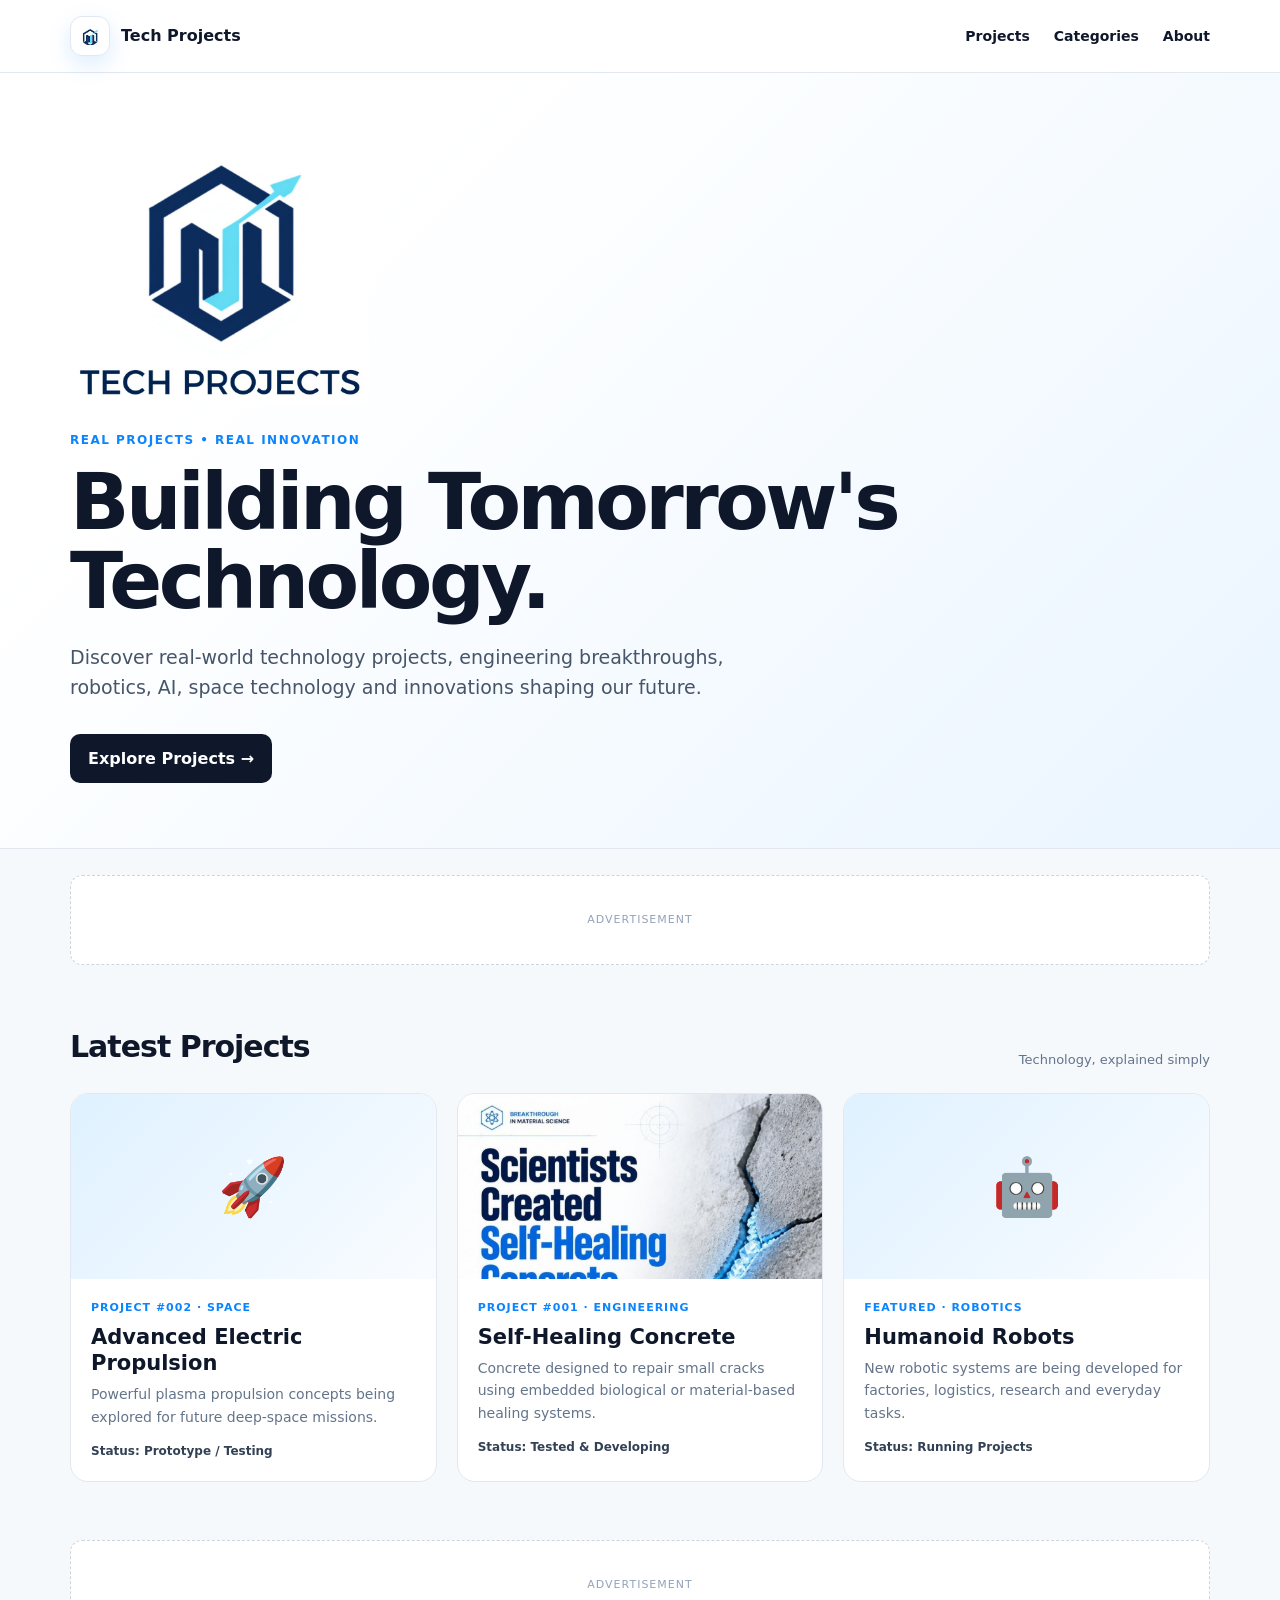
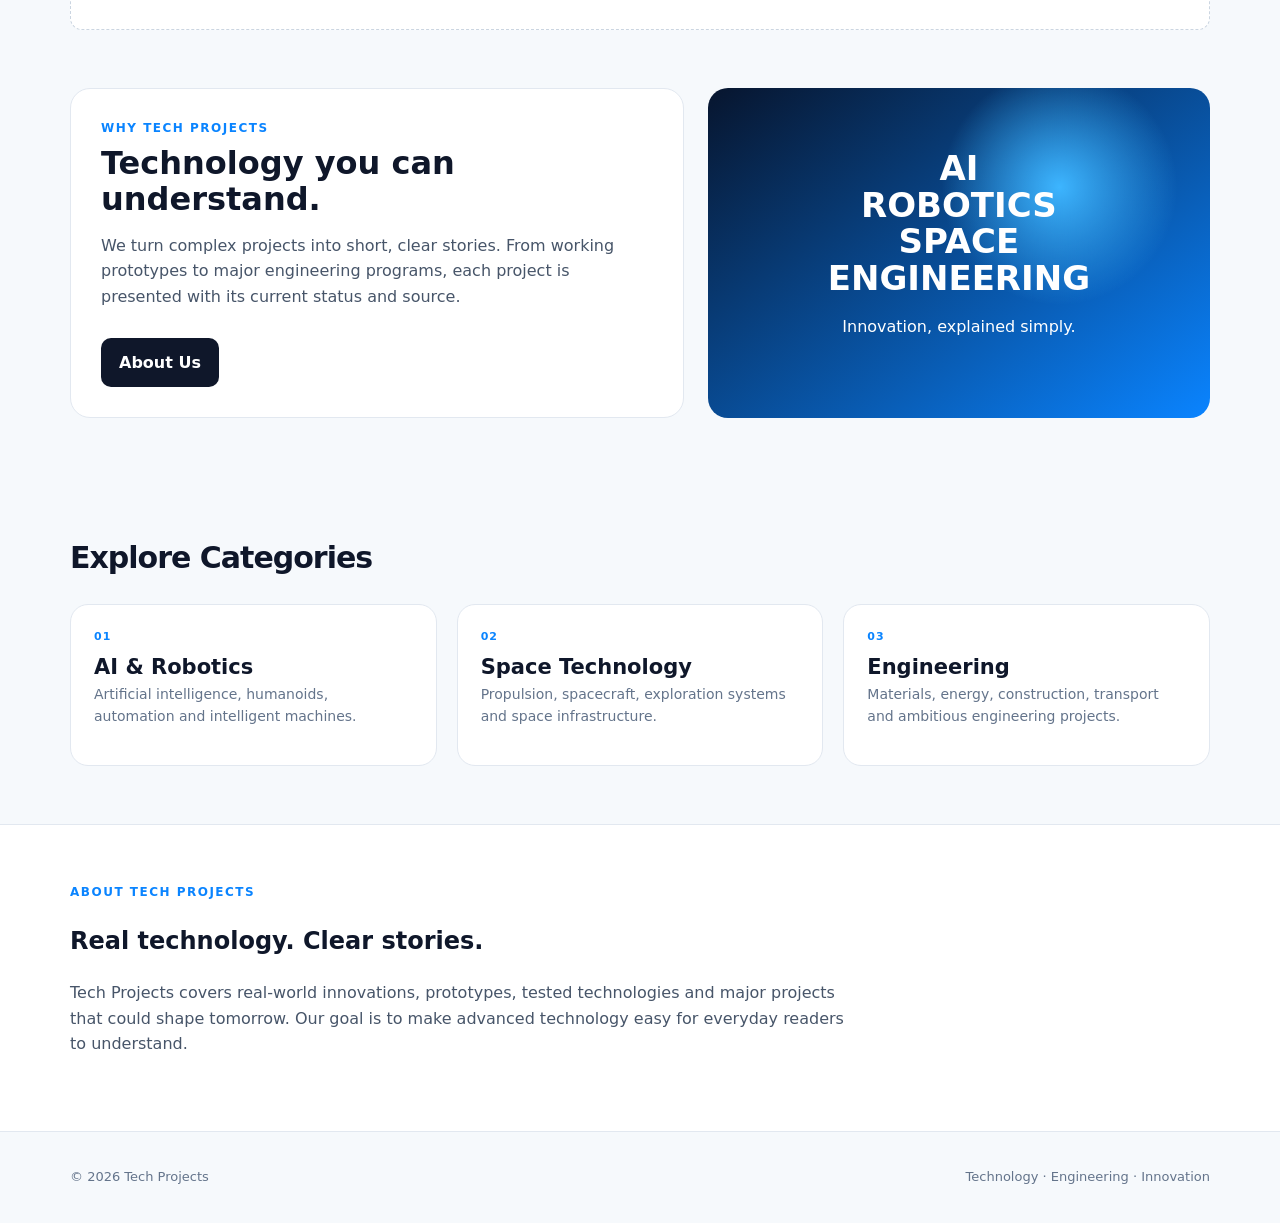
<file: index.html>
<!doctype html>
<html lang="en">
<head>
<meta charset="utf-8">
<meta name="viewport" content="width=device-width,initial-scale=1">
<meta name="description" content="Tech Projects covers real technology projects, AI, robotics, engineering, space technology and future innovations.">
<meta name="keywords" content="technology projects, AI, robotics, engineering, space technology, future technology, innovation">
<title>Tech Projects — Building Tomorrow's Technology</title>
<style>
:root{--blue:#0a84ff;--navy:#0f172a;--muted:#64748b;--bg:#f6f9fc;--line:#e2e8f0;--white:#fff}
*{box-sizing:border-box}html{scroll-behavior:smooth}body{margin:0;background:var(--bg);color:var(--navy);font-family:Inter,system-ui,-apple-system,Segoe UI,Arial,sans-serif;line-height:1.6}
a{text-decoration:none;color:inherit}.wrap{width:min(1140px,92%);margin:auto}
header{position:sticky;top:0;z-index:20;background:#ffffffed;backdrop-filter:blur(12px);border-bottom:1px solid var(--line)}
.nav{height:72px;display:flex;align-items:center;justify-content:space-between}.brand{display:flex;align-items:center;gap:11px;font-weight:850}.logo{width:40px;height:40px;border-radius:12px;display:grid;place-items:center;background:linear-gradient(135deg,#0a84ff,#55c2ff);color:#fff;font-size:13px;box-shadow:0 8px 22px #0a84ff25}.links{display:flex;gap:24px;font-size:14px;font-weight:700}.links a:hover{color:var(--blue)}
.hero{padding:82px 0 65px;background:linear-gradient(135deg,#fff 25%,#eaf5ff 100%);border-bottom:1px solid var(--line)}.eyebrow{color:var(--blue);font-size:12px;font-weight:850;letter-spacing:1.5px;text-transform:uppercase}h1{font-size:clamp(42px,7vw,78px);line-height:1.02;letter-spacing:-3.5px;margin:12px 0 20px;max-width:850px}.hero p{font-size:19px;color:#475569;max-width:720px}.btn{display:inline-block;background:var(--navy);color:#fff;padding:12px 18px;border-radius:10px;font-weight:800;margin-top:12px}.btn:hover{background:var(--blue)}
.ad{min-height:90px;border:1px dashed #cbd5e1;background:#fff;border-radius:12px;display:grid;place-items:center;color:#94a3b8;font-size:11px;letter-spacing:1px;text-transform:uppercase}.ad-wrap{padding-top:26px}
section{padding:58px 0}.head{display:flex;justify-content:space-between;align-items:end;margin-bottom:22px}.head h2{margin:0;font-size:30px;letter-spacing:-1px}.head span{color:var(--muted);font-size:13px}.grid{display:grid;grid-template-columns:repeat(3,1fr);gap:20px}
.card{background:#fff;border:1px solid var(--line);border-radius:18px;overflow:hidden;transition:.2s}.card:hover{transform:translateY(-3px);box-shadow:0 15px 32px #0f172a12}.art{height:185px;display:grid;place-items:center;background:linear-gradient(135deg,#dff1ff,#f9fcff);font-size:56px}.body{padding:20px}.tag{color:var(--blue);font-size:11px;font-weight:850;letter-spacing:1px;text-transform:uppercase}.card h3{font-size:21px;line-height:1.25;margin:7px 0}.card p{color:var(--muted);font-size:14px;margin:0 0 14px}.status{font-size:12px;font-weight:800;color:#334155}
.feature{display:grid;grid-template-columns:1.1fr .9fr;gap:24px}.panel{background:#fff;border:1px solid var(--line);border-radius:20px;padding:30px}.panel h2{font-size:32px;line-height:1.1;margin:8px 0 12px}.panel p{color:#475569}.visual{border-radius:20px;min-height:300px;display:grid;place-items:center;text-align:center;color:#fff;background:radial-gradient(circle at 70% 30%,#3db5ff,transparent 28%),linear-gradient(145deg,#07152e,#0a84ff)}.visual strong{font-size:34px;line-height:1.05}
.categories .card{padding:23px}.categories .card h3{margin:8px 0 3px}.about{background:#fff;border-top:1px solid var(--line);border-bottom:1px solid var(--line)}.about p{max-width:780px;color:#475569}
footer{padding:35px 0;color:var(--muted);font-size:13px}.foot{display:flex;justify-content:space-between;gap:20px}
@media(max-width:820px){.links{display:none}.grid,.feature{grid-template-columns:1fr}.hero{padding:58px 0 45px}h1{letter-spacing:-2px}.foot{flex-direction:column}}

.logo{overflow:hidden;background:#fff;border:1px solid #e2e8f0;padding:4px}
.logo img{width:100%;height:100%;object-fit:contain;display:block}
.hero-logo{display:block;width:min(300px,70vw);height:auto;margin:0 0 26px}
</style>
</head>
<body>
<header><div class="wrap nav"><a class="brand" href="#"><span class="logo"><img src="tech-projects-mark.png" alt="Tech Projects logo"></span><span>Tech Projects</span></a><nav class="links"><a href="#projects">Projects</a><a href="#categories">Categories</a><a href="#about">About</a></nav></div></header>

<main>
<section class="hero"><div class="wrap"><img class="hero-logo" src="tech-projects-logo.png" alt="Tech Projects logo"><div class="eyebrow">Real projects • Real innovation</div><h1>Building Tomorrow's Technology.</h1><p>Discover real-world technology projects, engineering breakthroughs, robotics, AI, space technology and innovations shaping our future.</p><a class="btn" href="#projects">Explore Projects →</a></div></section>

<div class="wrap ad-wrap"><div class="ad">Advertisement</div></div>

<section id="projects"><div class="wrap"><div class="head"><h2>Latest Projects</h2><span>Technology, explained simply</span></div>
<div class="grid">
<article class="card"><div class="art">🚀</div><div class="body"><div class="tag">Project #002 · Space</div><h3>Advanced Electric Propulsion</h3><p>Powerful plasma propulsion concepts being explored for future deep-space missions.</p><div class="status">Status: Prototype / Testing</div></div></article>
<a class="card" href="project-001.html" aria-label="Read Project #001: Self-Healing Concrete"><div class="art" style="overflow:hidden;padding:0;"><img src="project-001-hero.jpg" alt="Self-healing concrete technology" style="width:100%;height:100%;object-fit:cover;display:block;"></div><div class="body"><div class="tag">Project #001 · Engineering</div><h3>Self-Healing Concrete</h3><p>Concrete designed to repair small cracks using embedded biological or material-based healing systems.</p><div class="status">Status: Tested & Developing</div></div></a>
<article class="card"><div class="art">🤖</div><div class="body"><div class="tag">Featured · Robotics</div><h3>Humanoid Robots</h3><p>New robotic systems are being developed for factories, logistics, research and everyday tasks.</p><div class="status">Status: Running Projects</div></div></article>
</div></div></section>

<div class="wrap"><div class="ad">Advertisement</div></div>

<section><div class="wrap feature"><div class="panel"><div class="eyebrow">Why Tech Projects</div><h2>Technology you can understand.</h2><p>We turn complex projects into short, clear stories. From working prototypes to major engineering programs, each project is presented with its current status and source.</p><a class="btn" href="#about">About Us</a></div><div class="visual"><div><strong>AI<br>ROBOTICS<br>SPACE<br>ENGINEERING</strong><p>Innovation, explained simply.</p></div></div></div></section>

<section class="categories" id="categories"><div class="wrap"><div class="head"><h2>Explore Categories</h2></div><div class="grid">
<div class="card"><div class="tag">01</div><h3>AI & Robotics</h3><p>Artificial intelligence, humanoids, automation and intelligent machines.</p></div>
<div class="card"><div class="tag">02</div><h3>Space Technology</h3><p>Propulsion, spacecraft, exploration systems and space infrastructure.</p></div>
<div class="card"><div class="tag">03</div><h3>Engineering</h3><p>Materials, energy, construction, transport and ambitious engineering projects.</p></div>
</div></div></section>

<section class="about" id="about"><div class="wrap"><div class="eyebrow">About Tech Projects</div><h2>Real technology. Clear stories.</h2><p>Tech Projects covers real-world innovations, prototypes, tested technologies and major projects that could shape tomorrow. Our goal is to make advanced technology easy for everyday readers to understand.</p></div></section>
</main>

<footer><div class="wrap foot"><span>© 2026 Tech Projects</span><span>Technology · Engineering · Innovation</span></div></footer>
</body>
</html>
</file>
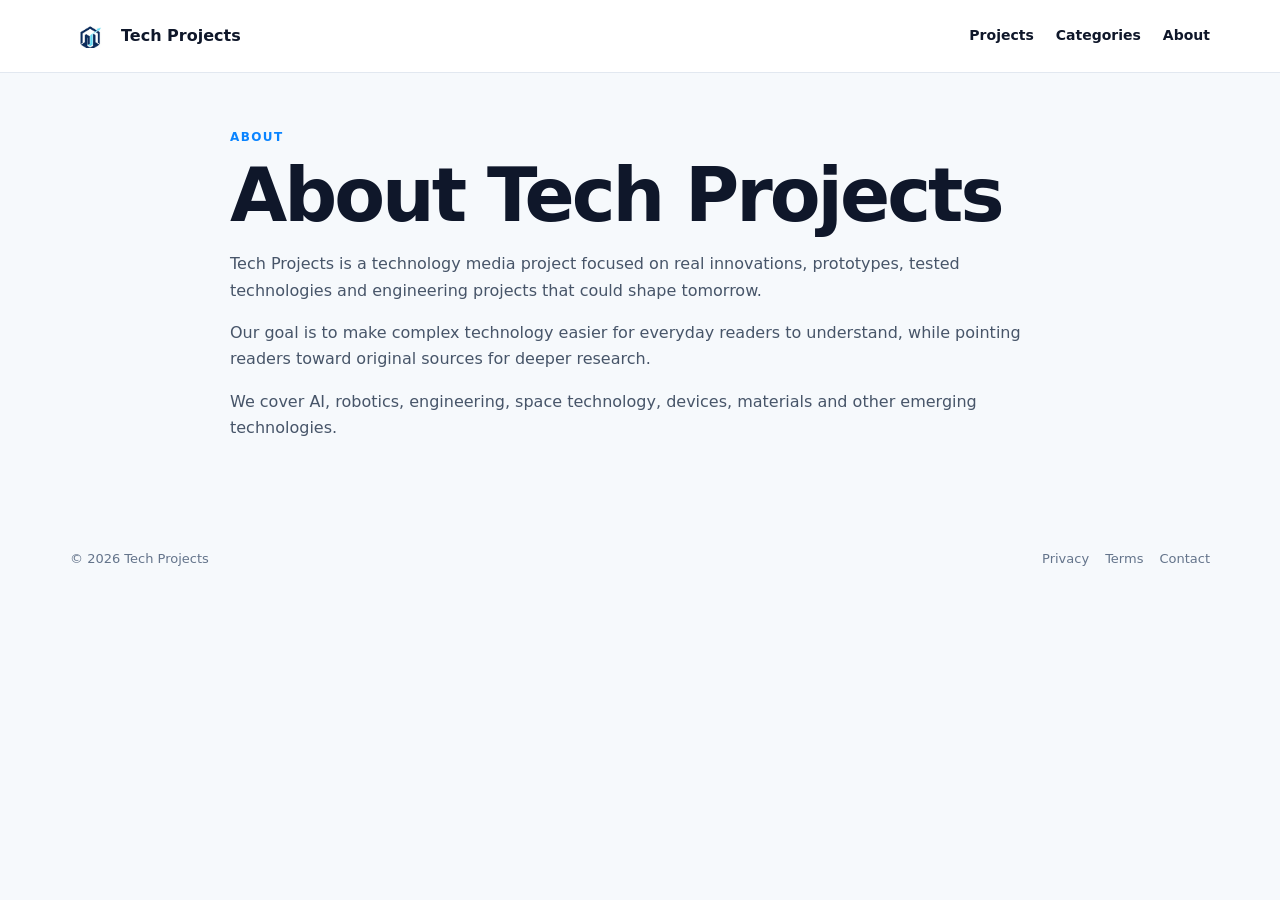
<file: about.html>
<!doctype html><html lang="en"><head><meta charset="utf-8"><meta name="viewport" content="width=device-width,initial-scale=1"><meta name="description" content="About Tech Projects | Tech Projects"><title>About Tech Projects | Tech Projects</title><link rel="stylesheet" href="style.css"></head><body><header><div class="wrap nav"><a class="brand" href="index.html"><span class="logo">TP</span>Tech Projects</a><nav class="links"><a href="index.html#projects">Projects</a><a href="categories.html">Categories</a><a href="about.html">About</a></nav></div></header><main><section><div class="wrap policy"><div class="eyebrow">About</div><h1>About Tech Projects</h1><p>Tech Projects is a technology media project focused on real innovations, prototypes, tested technologies and engineering projects that could shape tomorrow.</p><p>Our goal is to make complex technology easier for everyday readers to understand, while pointing readers toward original sources for deeper research.</p><p>We cover AI, robotics, engineering, space technology, devices, materials and other emerging technologies.</p></div></section></main><footer><div class="wrap foot"><span>© 2026 Tech Projects</span><span class="footlinks"><a href="privacy.html">Privacy</a><a href="terms.html">Terms</a><a href="contact.html">Contact</a></span></div></footer></body></html>
</file>
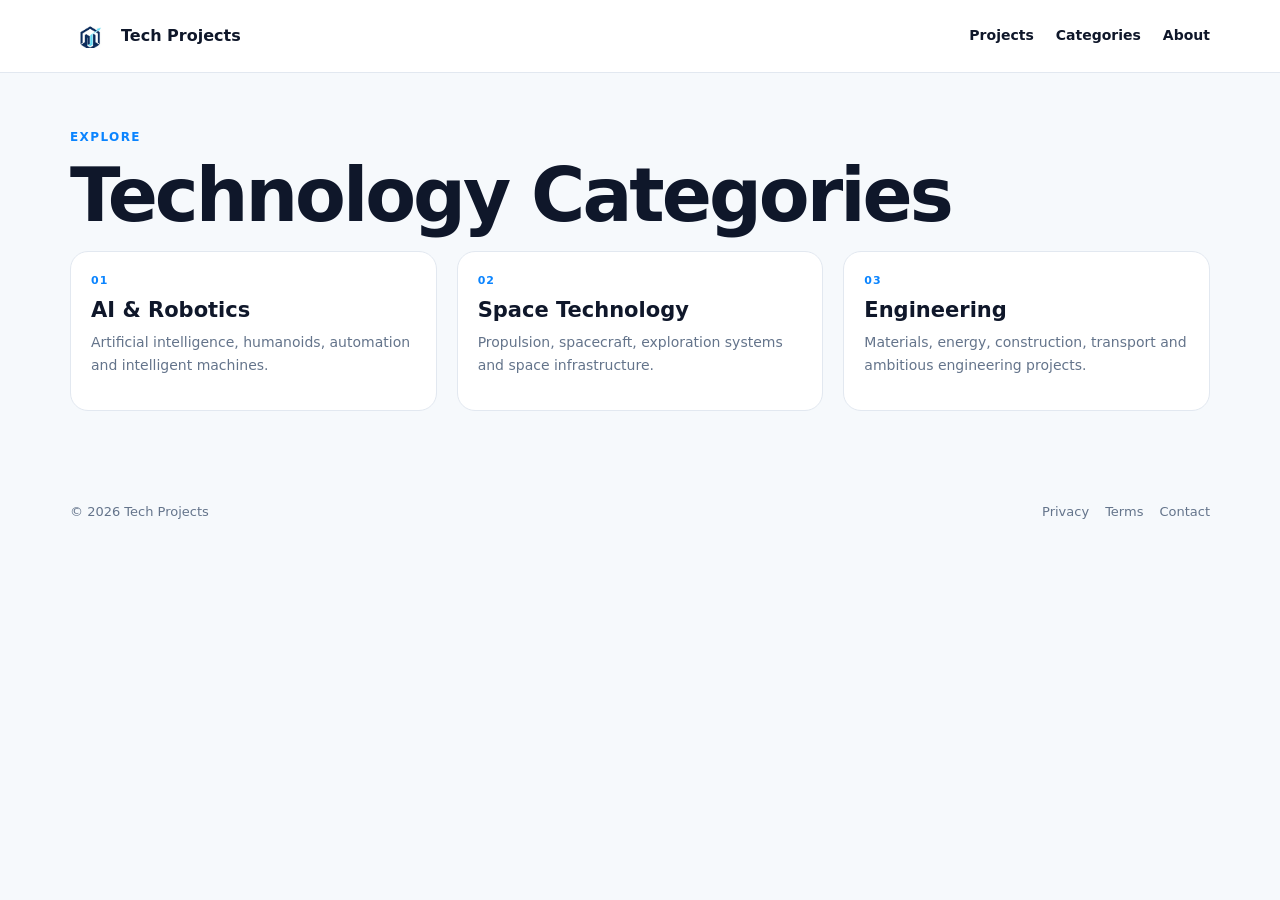
<file: categories.html>
<!doctype html><html lang="en"><head><meta charset="utf-8"><meta name="viewport" content="width=device-width,initial-scale=1"><meta name="description" content="Tech Projects categories: AI, robotics, space technology and engineering."><title>Categories | Tech Projects</title><link rel="stylesheet" href="style.css"></head><body><header><div class="wrap nav"><a class="brand" href="index.html"><span class="logo">TP</span>Tech Projects</a><nav class="links"><a href="index.html#projects">Projects</a><a href="categories.html">Categories</a><a href="about.html">About</a></nav></div></header><main><section><div class="wrap"><div class="eyebrow">Explore</div><h1>Technology Categories</h1><div class="grid"><div class="card"><div class="body"><div class="tag">01</div><h3>AI & Robotics</h3><p>Artificial intelligence, humanoids, automation and intelligent machines.</p></div></div><div class="card"><div class="body"><div class="tag">02</div><h3>Space Technology</h3><p>Propulsion, spacecraft, exploration systems and space infrastructure.</p></div></div><div class="card"><div class="body"><div class="tag">03</div><h3>Engineering</h3><p>Materials, energy, construction, transport and ambitious engineering projects.</p></div></div></div></div></section></main><footer><div class="wrap foot"><span>© 2026 Tech Projects</span><span class="footlinks"><a href="privacy.html">Privacy</a><a href="terms.html">Terms</a><a href="contact.html">Contact</a></span></div></footer></body></html>
</file>
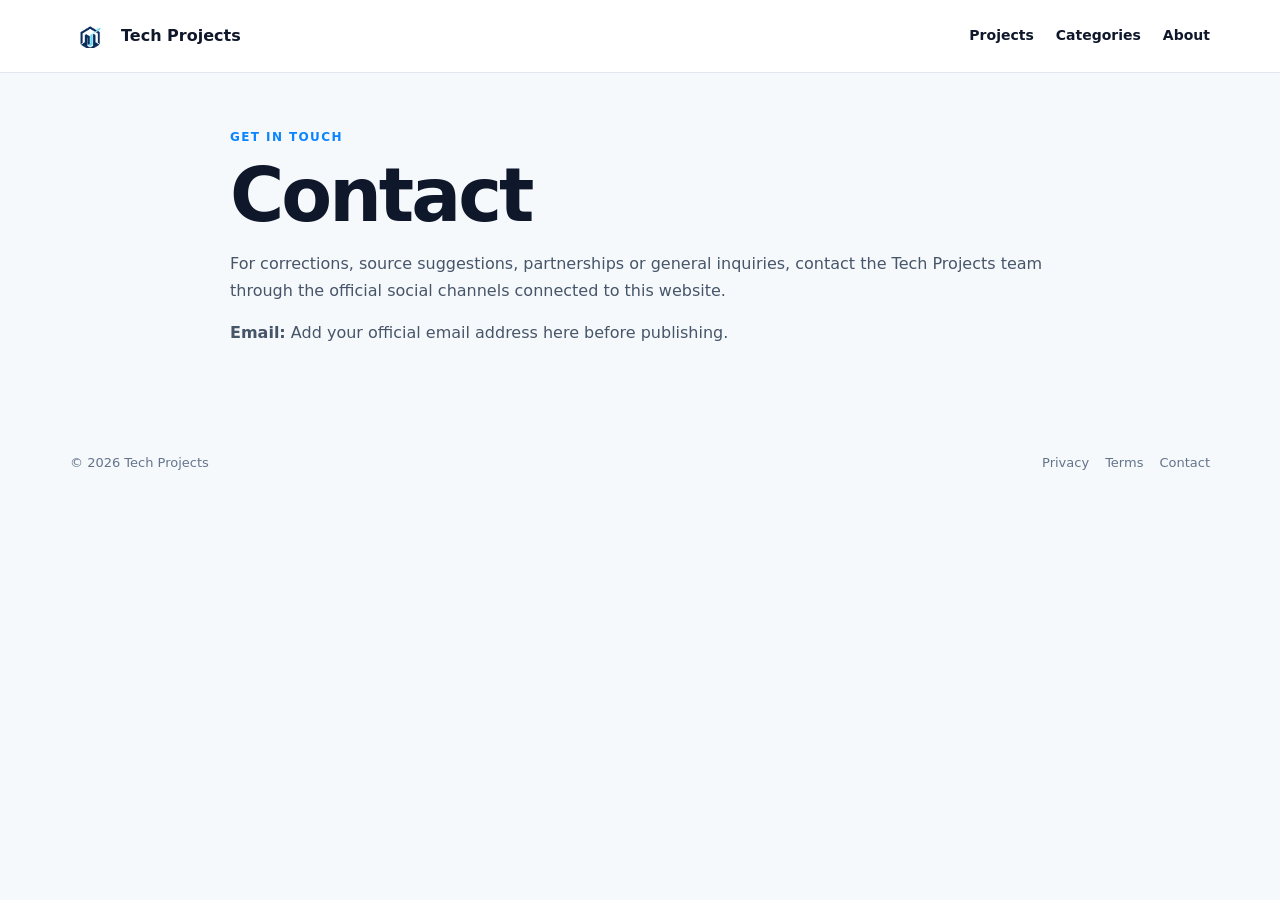
<file: contact.html>
<!doctype html><html lang="en"><head><meta charset="utf-8"><meta name="viewport" content="width=device-width,initial-scale=1"><meta name="description" content="Contact | Tech Projects"><title>Contact | Tech Projects</title><link rel="stylesheet" href="style.css"></head><body><header><div class="wrap nav"><a class="brand" href="index.html"><span class="logo">TP</span>Tech Projects</a><nav class="links"><a href="index.html#projects">Projects</a><a href="categories.html">Categories</a><a href="about.html">About</a></nav></div></header><main><section><div class="wrap policy"><div class="eyebrow">Get in touch</div><h1>Contact</h1><p>For corrections, source suggestions, partnerships or general inquiries, contact the Tech Projects team through the official social channels connected to this website.</p><p><strong>Email:</strong> Add your official email address here before publishing.</p></div></section></main><footer><div class="wrap foot"><span>© 2026 Tech Projects</span><span class="footlinks"><a href="privacy.html">Privacy</a><a href="terms.html">Terms</a><a href="contact.html">Contact</a></span></div></footer></body></html>
</file>
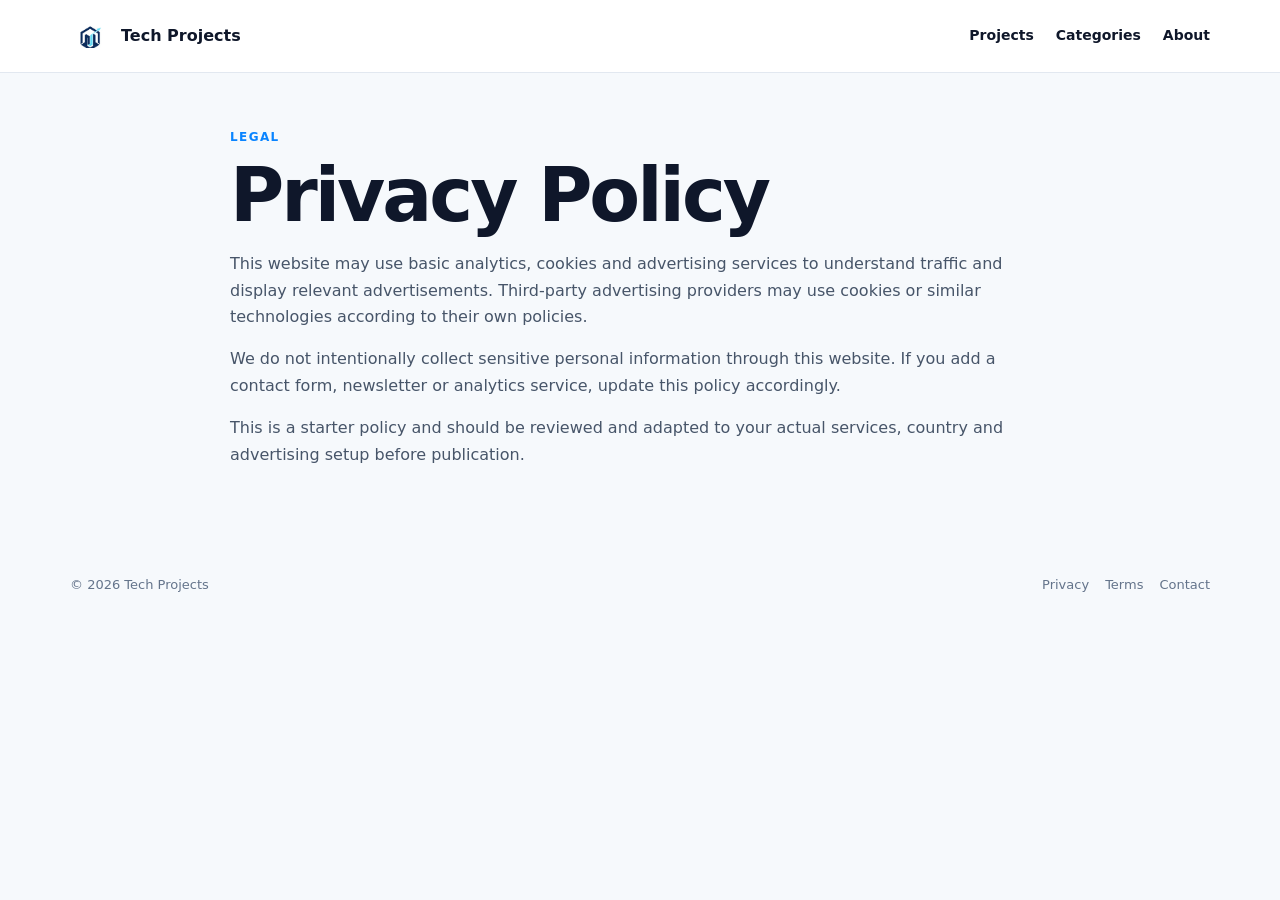
<file: privacy.html>
<!doctype html><html lang="en"><head><meta charset="utf-8"><meta name="viewport" content="width=device-width,initial-scale=1"><meta name="description" content="Privacy Policy | Tech Projects"><title>Privacy Policy | Tech Projects</title><link rel="stylesheet" href="style.css"></head><body><header><div class="wrap nav"><a class="brand" href="index.html"><span class="logo">TP</span>Tech Projects</a><nav class="links"><a href="index.html#projects">Projects</a><a href="categories.html">Categories</a><a href="about.html">About</a></nav></div></header><main><section><div class="wrap policy"><div class="eyebrow">Legal</div><h1>Privacy Policy</h1><p>This website may use basic analytics, cookies and advertising services to understand traffic and display relevant advertisements. Third-party advertising providers may use cookies or similar technologies according to their own policies.</p><p>We do not intentionally collect sensitive personal information through this website. If you add a contact form, newsletter or analytics service, update this policy accordingly.</p><p>This is a starter policy and should be reviewed and adapted to your actual services, country and advertising setup before publication.</p></div></section></main><footer><div class="wrap foot"><span>© 2026 Tech Projects</span><span class="footlinks"><a href="privacy.html">Privacy</a><a href="terms.html">Terms</a><a href="contact.html">Contact</a></span></div></footer></body></html>
</file>
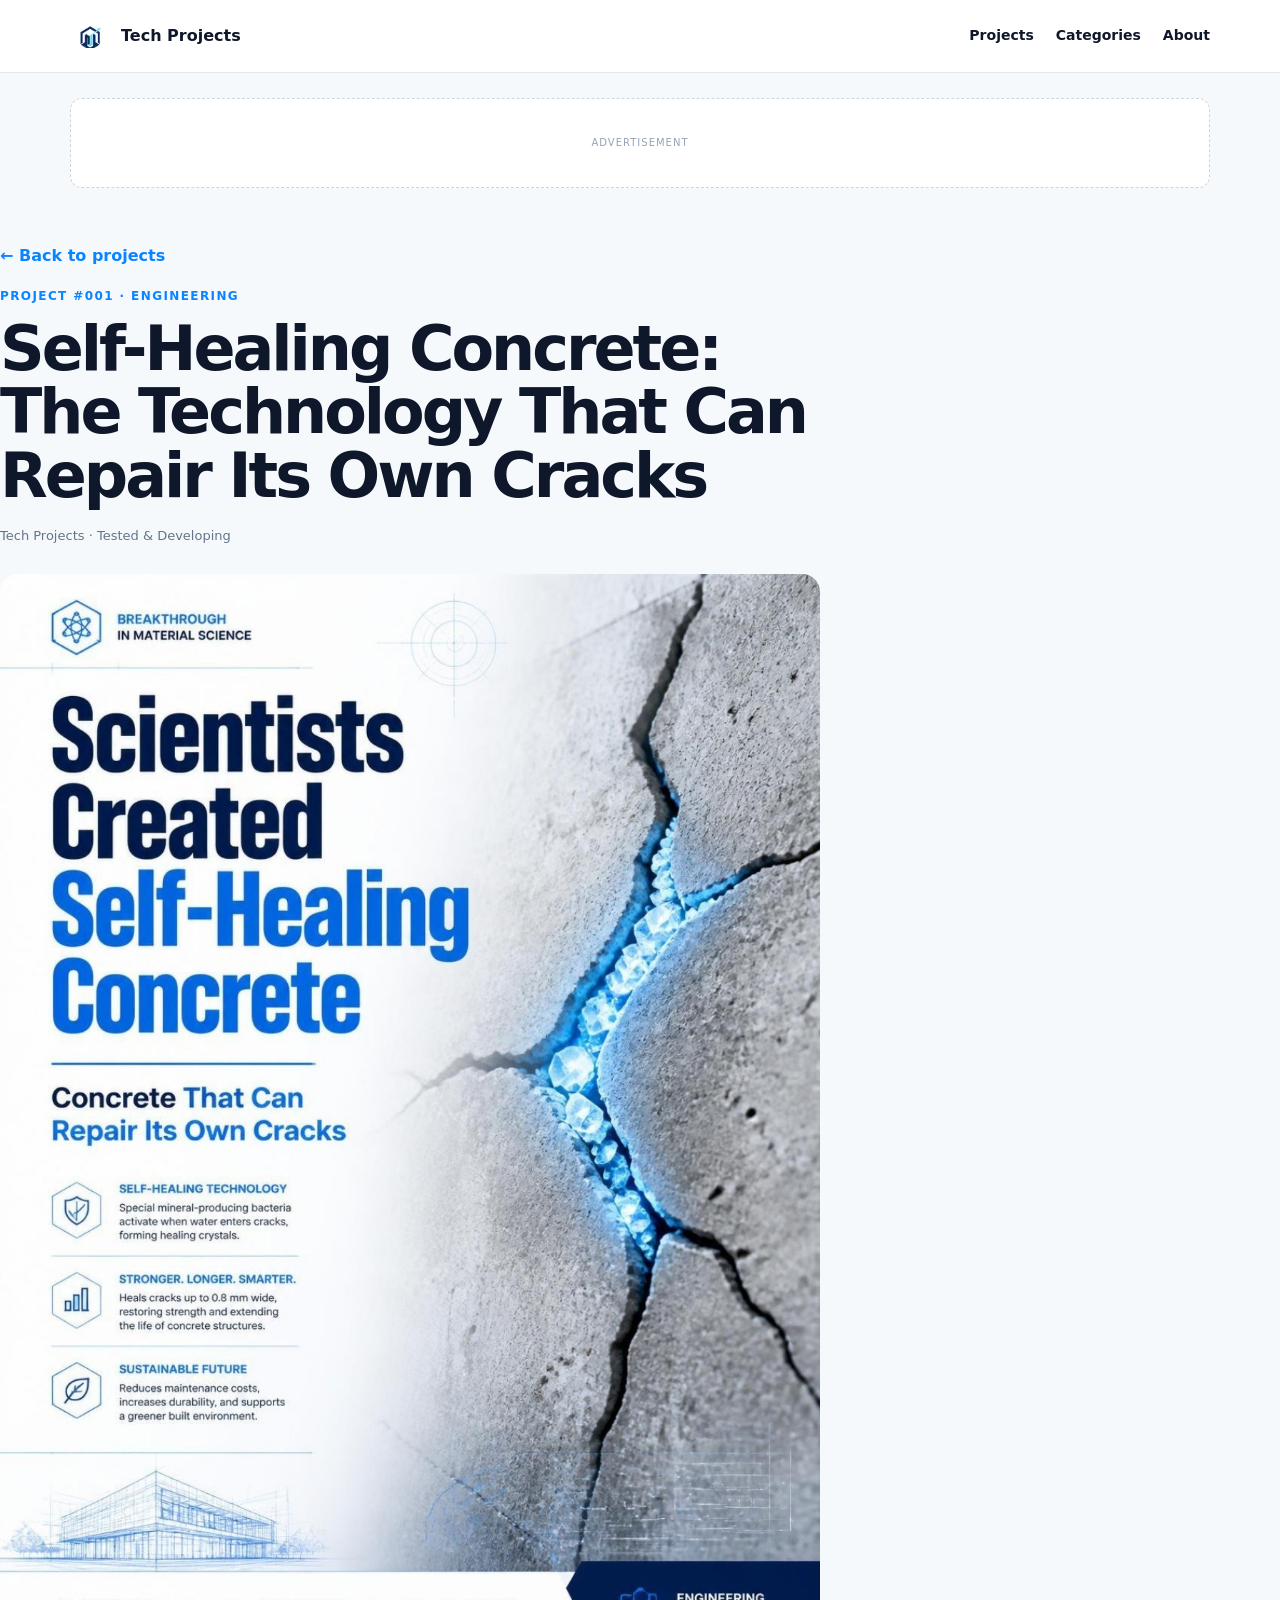
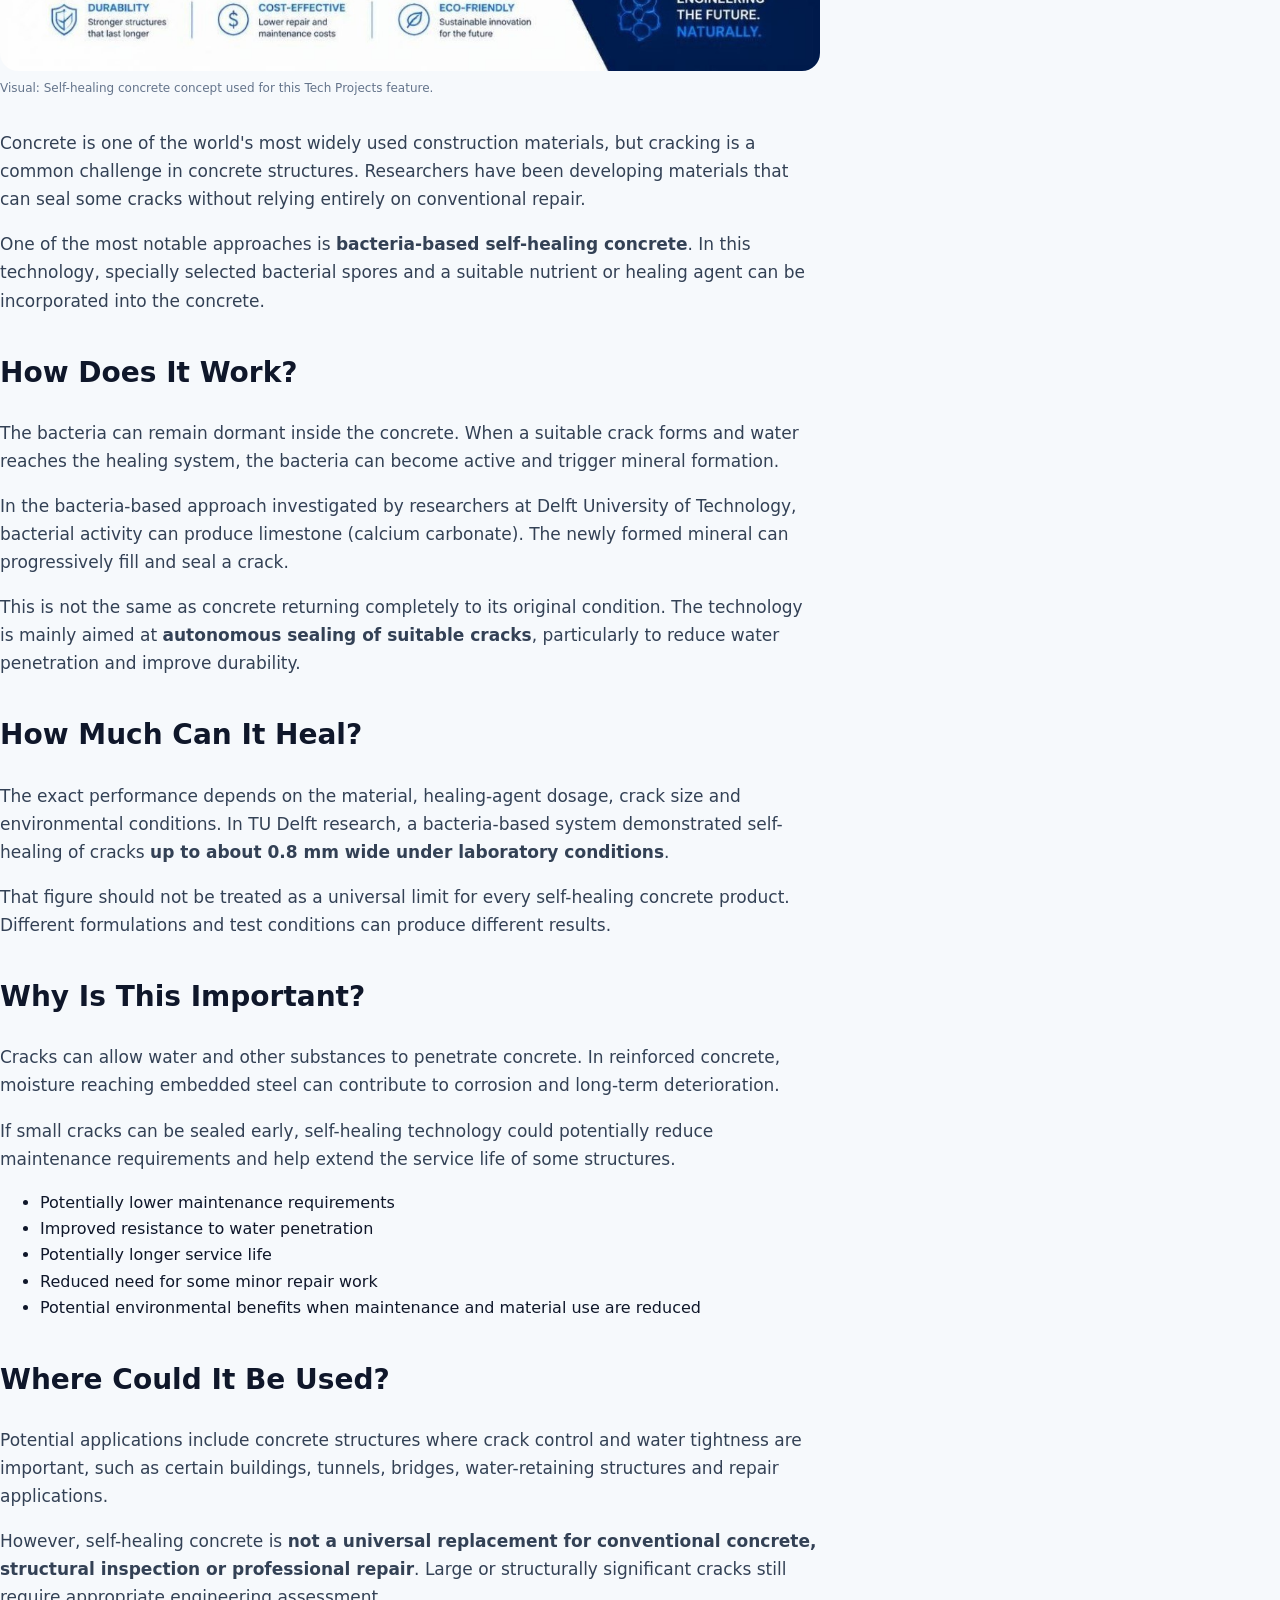
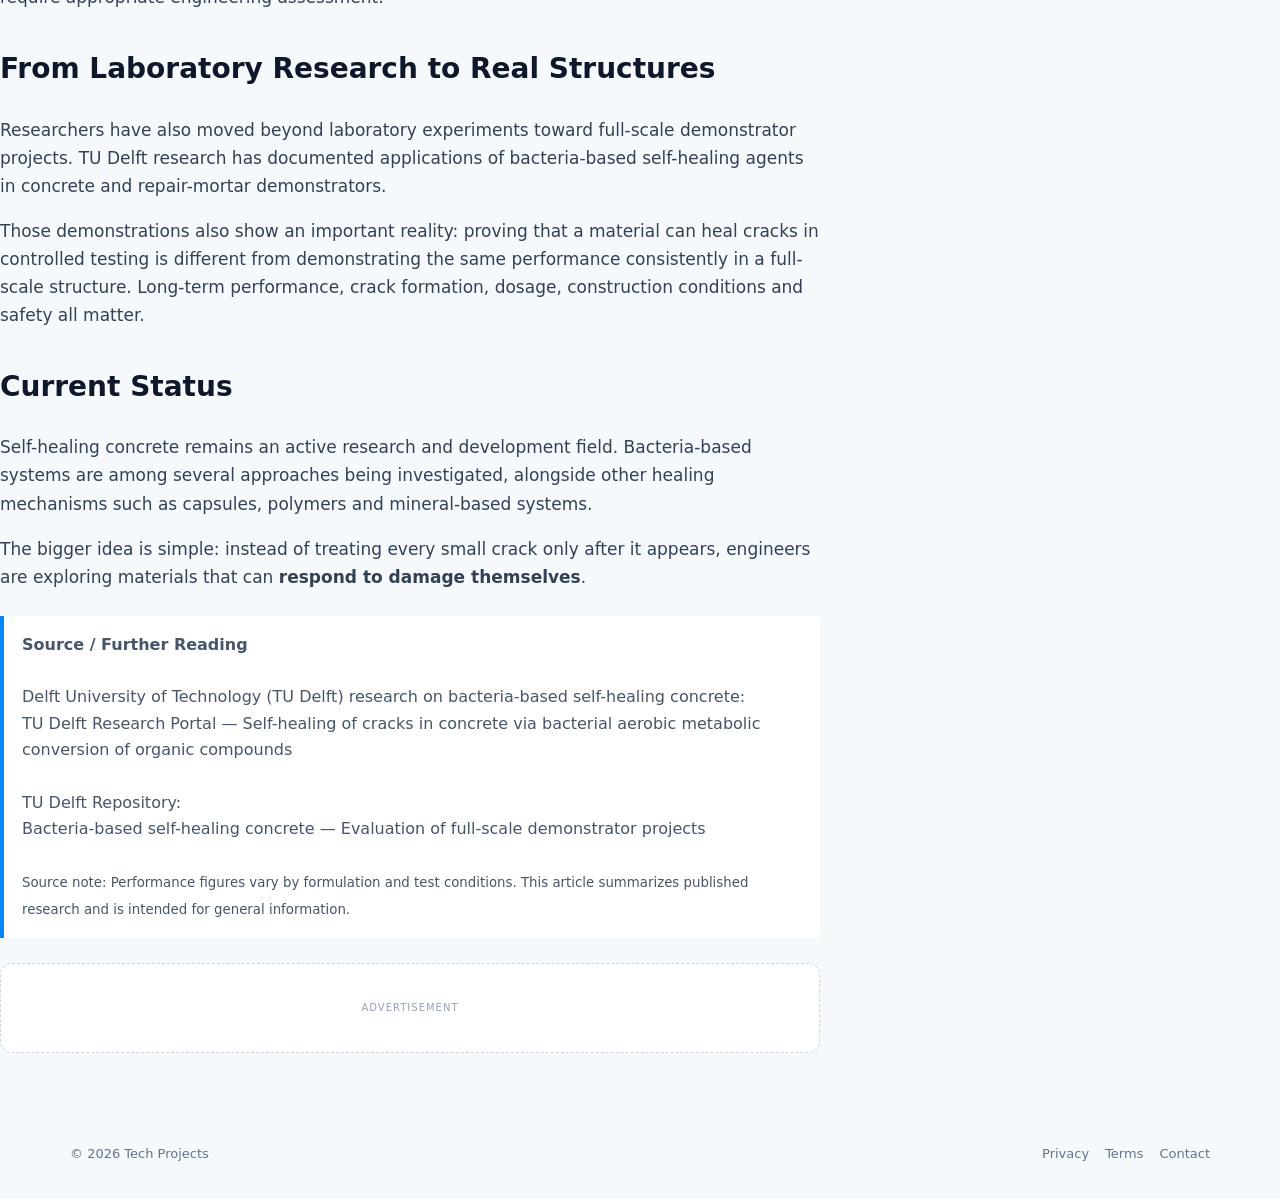
<file: project-001.html>
<!doctype html>
<html lang="en">
<head>
<meta charset="utf-8">
<meta name="viewport" content="width=device-width,initial-scale=1">

<meta name="description" content="Self-healing concrete uses bacteria and other healing systems to seal small cracks, potentially reducing maintenance and extending the service life of concrete structures.">

<meta name="keywords" content="self-healing concrete, self healing concrete, bacterial concrete, smart concrete, construction technology, engineering innovation, future technology">

<title>Self-Healing Concrete: The Technology That Can Repair Its Own Cracks | Tech Projects</title>

<link rel="stylesheet" href="style.css">
</head>

<body>

<header>
  <div class="wrap nav">
    <a class="brand" href="index.html">
      <span class="logo">TP</span>Tech Projects
    </a>
    <nav class="links">
      <a href="index.html#projects">Projects</a>
      <a href="categories.html">Categories</a>
      <a href="about.html">About</a>
    </nav>
  </div>
</header>

<main>

<div class="wrap adwrap">
  <div class="ad">Advertisement</div>
</div>

<section>
<article class="article">

<a class="back" href="index.html#projects">← Back to projects</a>

<div class="eyebrow">PROJECT #001 · ENGINEERING</div>

<h1>Self-Healing Concrete: The Technology That Can Repair Its Own Cracks</h1>

<div class="meta">Tech Projects · Tested & Developing</div>

<figure style="margin:0 0 30px;">
  <img
    src="project-001-hero.jpg"
    alt="Self-healing concrete concept showing a cracked concrete surface and mineral-based healing"
    style="width:100%;height:auto;display:block;border-radius:18px;"
    loading="eager"
  >
  <figcaption style="font-size:12px;color:#64748b;margin-top:8px;">
    Visual: Self-healing concrete concept used for this Tech Projects feature.
  </figcaption>
</figure>

<p>
Concrete is one of the world's most widely used construction materials, but cracking is a common challenge in concrete structures. Researchers have been developing materials that can seal some cracks without relying entirely on conventional repair.
</p>

<p>
One of the most notable approaches is <strong>bacteria-based self-healing concrete</strong>. In this technology, specially selected bacterial spores and a suitable nutrient or healing agent can be incorporated into the concrete.
</p>

<h2>How Does It Work?</h2>

<p>
The bacteria can remain dormant inside the concrete. When a suitable crack forms and water reaches the healing system, the bacteria can become active and trigger mineral formation.
</p>

<p>
In the bacteria-based approach investigated by researchers at Delft University of Technology, bacterial activity can produce limestone (calcium carbonate). The newly formed mineral can progressively fill and seal a crack.
</p>

<p>
This is not the same as concrete returning completely to its original condition. The technology is mainly aimed at <strong>autonomous sealing of suitable cracks</strong>, particularly to reduce water penetration and improve durability.
</p>

<h2>How Much Can It Heal?</h2>

<p>
The exact performance depends on the material, healing-agent dosage, crack size and environmental conditions. In TU Delft research, a bacteria-based system demonstrated self-healing of cracks <strong>up to about 0.8 mm wide under laboratory conditions</strong>.
</p>

<p>
That figure should not be treated as a universal limit for every self-healing concrete product. Different formulations and test conditions can produce different results.
</p>

<h2>Why Is This Important?</h2>

<p>
Cracks can allow water and other substances to penetrate concrete. In reinforced concrete, moisture reaching embedded steel can contribute to corrosion and long-term deterioration.
</p>

<p>
If small cracks can be sealed early, self-healing technology could potentially reduce maintenance requirements and help extend the service life of some structures.
</p>

<ul>
  <li>Potentially lower maintenance requirements</li>
  <li>Improved resistance to water penetration</li>
  <li>Potentially longer service life</li>
  <li>Reduced need for some minor repair work</li>
  <li>Potential environmental benefits when maintenance and material use are reduced</li>
</ul>

<h2>Where Could It Be Used?</h2>

<p>
Potential applications include concrete structures where crack control and water tightness are important, such as certain buildings, tunnels, bridges, water-retaining structures and repair applications.
</p>

<p>
However, self-healing concrete is <strong>not a universal replacement for conventional concrete, structural inspection or professional repair</strong>. Large or structurally significant cracks still require appropriate engineering assessment.
</p>

<h2>From Laboratory Research to Real Structures</h2>

<p>
Researchers have also moved beyond laboratory experiments toward full-scale demonstrator projects. TU Delft research has documented applications of bacteria-based self-healing agents in concrete and repair-mortar demonstrators.
</p>

<p>
Those demonstrations also show an important reality: proving that a material can heal cracks in controlled testing is different from demonstrating the same performance consistently in a full-scale structure. Long-term performance, crack formation, dosage, construction conditions and safety all matter.
</p>

<h2>Current Status</h2>

<p>
Self-healing concrete remains an active research and development field. Bacteria-based systems are among several approaches being investigated, alongside other healing mechanisms such as capsules, polymers and mineral-based systems.
</p>

<p>
The bigger idea is simple: instead of treating every small crack only after it appears, engineers are exploring materials that can <strong>respond to damage themselves</strong>.
</p>

<div class="source">
  <strong>Source / Further Reading</strong>
  <br><br>

  Delft University of Technology (TU Delft) research on bacteria-based self-healing concrete:
  <br>
  <a href="https://research.tudelft.nl/en/publications/self-healing-of-cracks-in-concrete-via-bacterial-aerobic-metaboli/" target="_blank" rel="noopener">
    TU Delft Research Portal — Self-healing of cracks in concrete via bacterial aerobic metabolic conversion of organic compounds
  </a>

  <br><br>

  TU Delft Repository:
  <br>
  <a href="https://repository.tudelft.nl/record/uuid%3A73201f57-9e18-4b21-a009-96ca365635f6" target="_blank" rel="noopener">
    Bacteria-based self-healing concrete — Evaluation of full-scale demonstrator projects
  </a>

  <br><br>

  <small>
    Source note: Performance figures vary by formulation and test conditions. This article summarizes published research and is intended for general information.
  </small>
</div>

<div class="ad">Advertisement</div>

</article>
</section>

</main>

<footer>
  <div class="wrap foot">
    <span>© 2026 Tech Projects</span>
    <span class="footlinks">
      <a href="privacy.html">Privacy</a>
      <a href="terms.html">Terms</a>
      <a href="contact.html">Contact</a>
    </span>
  </div>
</footer>

</body>
</html>
</file>
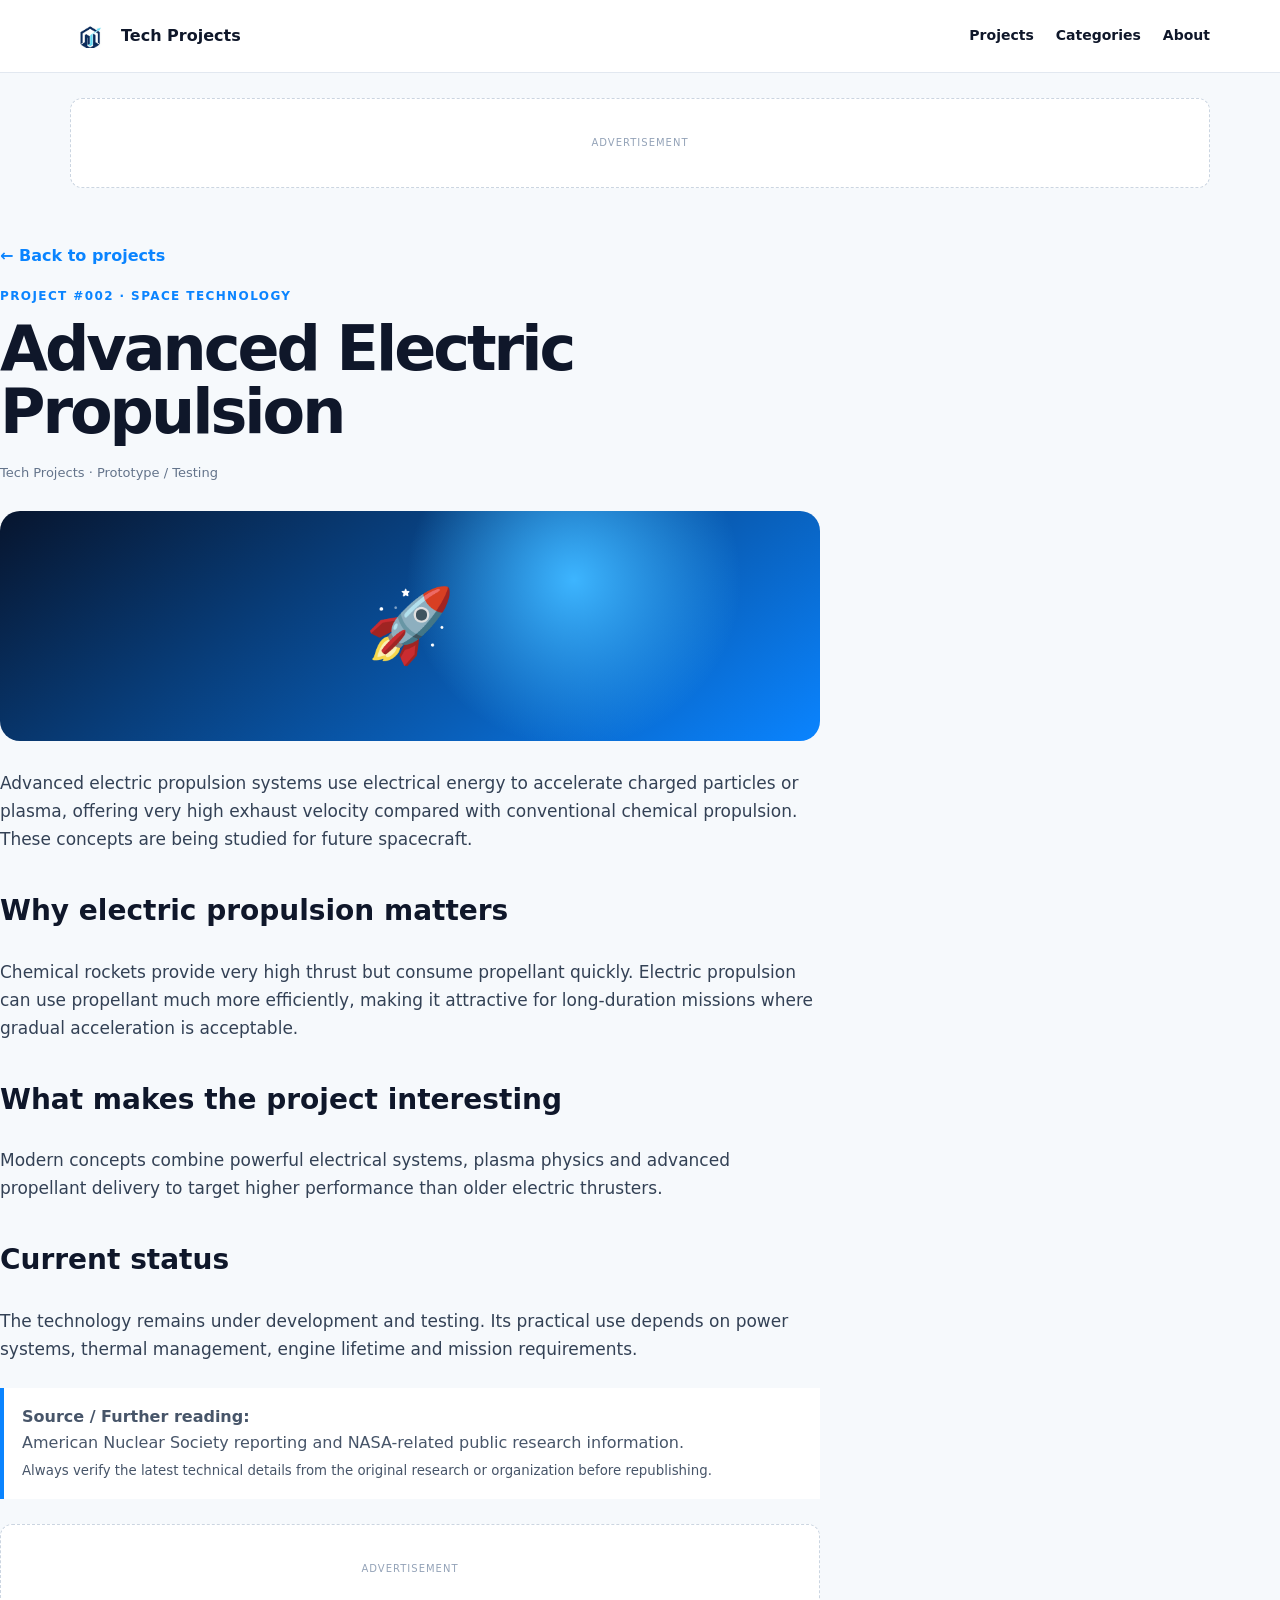
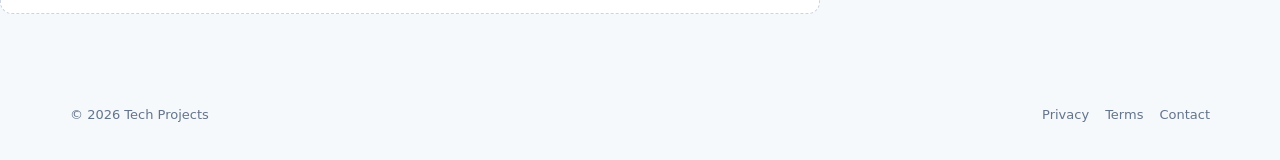
<file: project-002.html>
<!doctype html><html lang="en"><head><meta charset="utf-8"><meta name="viewport" content="width=device-width,initial-scale=1">
<meta name="description" content="Advanced Electric Propulsion — Tech Projects"><title>Advanced Electric Propulsion | Tech Projects</title><link rel="stylesheet" href="style.css"></head><body>
<header><div class="wrap nav"><a class="brand" href="index.html"><span class="logo">TP</span>Tech Projects</a><nav class="links"><a href="index.html#projects">Projects</a><a href="categories.html">Categories</a><a href="about.html">About</a></nav></div></header>
<main><div class="wrap adwrap"><div class="ad">Advertisement</div></div><section><article class="article"><a class="back" href="index.html#projects">← Back to projects</a><div class="eyebrow">PROJECT #002 · SPACE TECHNOLOGY</div><h1>Advanced Electric Propulsion</h1><div class="meta">Tech Projects · Prototype / Testing</div><div class="visual" style="min-height:230px;margin-bottom:28px"><strong style="font-size:72px">🚀</strong></div><p>Advanced electric propulsion systems use electrical energy to accelerate charged particles or plasma, offering very high exhaust velocity compared with conventional chemical propulsion. These concepts are being studied for future spacecraft.</p><h2>Why electric propulsion matters</h2><p>Chemical rockets provide very high thrust but consume propellant quickly. Electric propulsion can use propellant much more efficiently, making it attractive for long-duration missions where gradual acceleration is acceptable.</p><h2>What makes the project interesting</h2><p>Modern concepts combine powerful electrical systems, plasma physics and advanced propellant delivery to target higher performance than older electric thrusters.</p><h2>Current status</h2><p>The technology remains under development and testing. Its practical use depends on power systems, thermal management, engine lifetime and mission requirements.</p><div class="source"><strong>Source / Further reading:</strong><br>American Nuclear Society reporting and NASA-related public research information.<br><small>Always verify the latest technical details from the original research or organization before republishing.</small></div>
<div class="ad">Advertisement</div></article></section></main><footer><div class="wrap foot"><span>© 2026 Tech Projects</span><span class="footlinks"><a href="privacy.html">Privacy</a><a href="terms.html">Terms</a><a href="contact.html">Contact</a></span></div></footer></body></html>
</file>
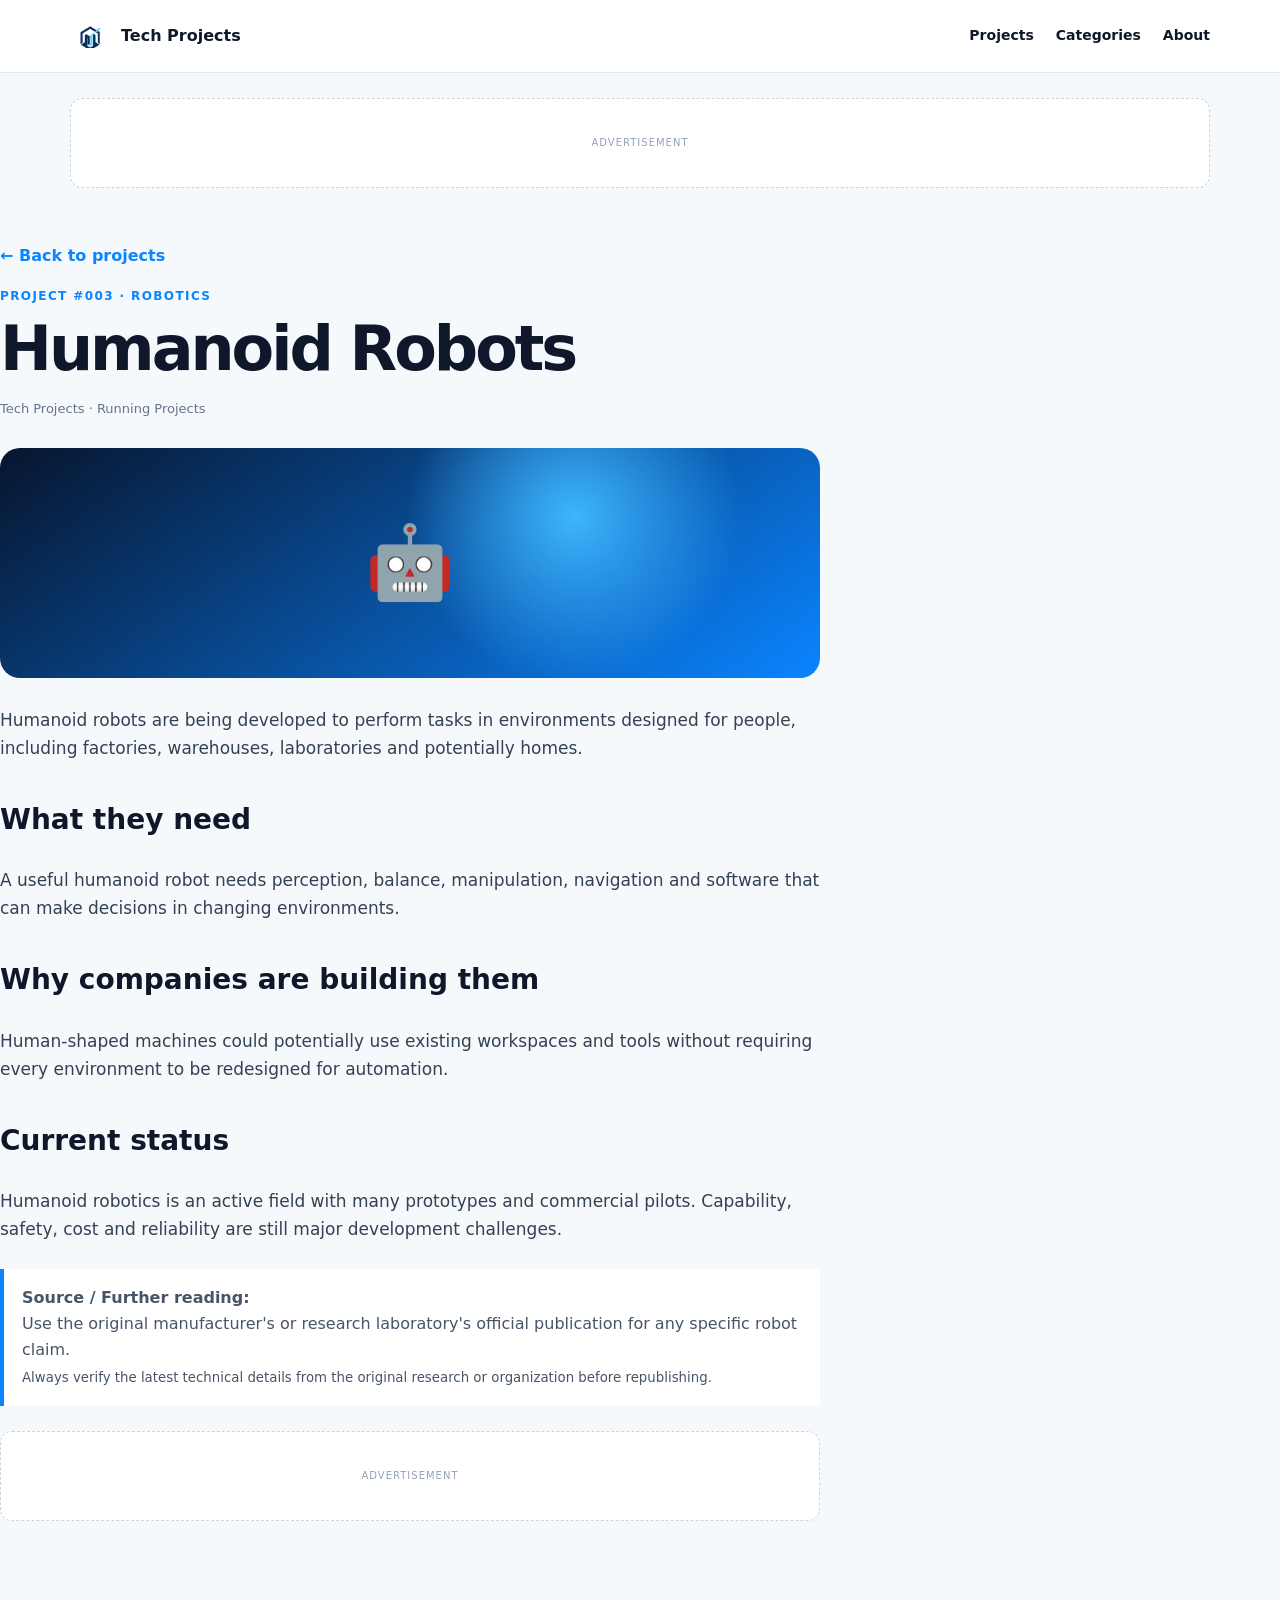
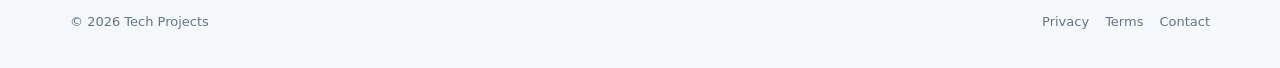
<file: project-003.html>
<!doctype html><html lang="en"><head><meta charset="utf-8"><meta name="viewport" content="width=device-width,initial-scale=1">
<meta name="description" content="Humanoid Robots — Tech Projects"><title>Humanoid Robots | Tech Projects</title><link rel="stylesheet" href="style.css"></head><body>
<header><div class="wrap nav"><a class="brand" href="index.html"><span class="logo">TP</span>Tech Projects</a><nav class="links"><a href="index.html#projects">Projects</a><a href="categories.html">Categories</a><a href="about.html">About</a></nav></div></header>
<main><div class="wrap adwrap"><div class="ad">Advertisement</div></div><section><article class="article"><a class="back" href="index.html#projects">← Back to projects</a><div class="eyebrow">PROJECT #003 · ROBOTICS</div><h1>Humanoid Robots</h1><div class="meta">Tech Projects · Running Projects</div><div class="visual" style="min-height:230px;margin-bottom:28px"><strong style="font-size:72px">🤖</strong></div><p>Humanoid robots are being developed to perform tasks in environments designed for people, including factories, warehouses, laboratories and potentially homes.</p><h2>What they need</h2><p>A useful humanoid robot needs perception, balance, manipulation, navigation and software that can make decisions in changing environments.</p><h2>Why companies are building them</h2><p>Human-shaped machines could potentially use existing workspaces and tools without requiring every environment to be redesigned for automation.</p><h2>Current status</h2><p>Humanoid robotics is an active field with many prototypes and commercial pilots. Capability, safety, cost and reliability are still major development challenges.</p><div class="source"><strong>Source / Further reading:</strong><br>Use the original manufacturer's or research laboratory's official publication for any specific robot claim.<br><small>Always verify the latest technical details from the original research or organization before republishing.</small></div>
<div class="ad">Advertisement</div></article></section></main><footer><div class="wrap foot"><span>© 2026 Tech Projects</span><span class="footlinks"><a href="privacy.html">Privacy</a><a href="terms.html">Terms</a><a href="contact.html">Contact</a></span></div></footer></body></html>
</file>
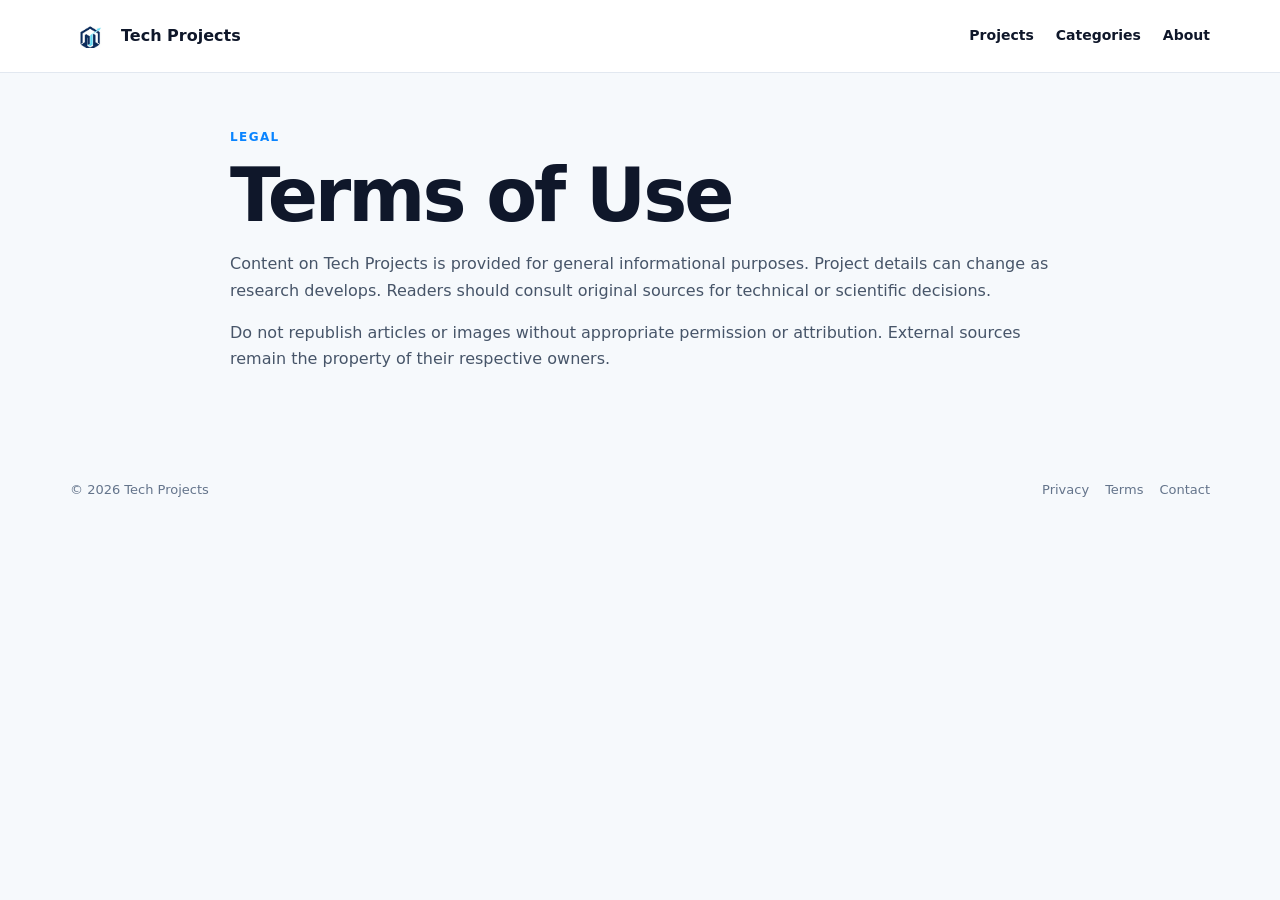
<file: terms.html>
<!doctype html><html lang="en"><head><meta charset="utf-8"><meta name="viewport" content="width=device-width,initial-scale=1"><meta name="description" content="Terms of Use | Tech Projects"><title>Terms of Use | Tech Projects</title><link rel="stylesheet" href="style.css"></head><body><header><div class="wrap nav"><a class="brand" href="index.html"><span class="logo">TP</span>Tech Projects</a><nav class="links"><a href="index.html#projects">Projects</a><a href="categories.html">Categories</a><a href="about.html">About</a></nav></div></header><main><section><div class="wrap policy"><div class="eyebrow">Legal</div><h1>Terms of Use</h1><p>Content on Tech Projects is provided for general informational purposes. Project details can change as research develops. Readers should consult original sources for technical or scientific decisions.</p><p>Do not republish articles or images without appropriate permission or attribution. External sources remain the property of their respective owners.</p></div></section></main><footer><div class="wrap foot"><span>© 2026 Tech Projects</span><span class="footlinks"><a href="privacy.html">Privacy</a><a href="terms.html">Terms</a><a href="contact.html">Contact</a></span></div></footer></body></html>
</file>
<file: style.css>
:root{--blue:#0a84ff;--navy:#0f172a;--muted:#64748b;--bg:#f6f9fc;--line:#e2e8f0;--white:#fff}
*{box-sizing:border-box}html{scroll-behavior:smooth}body{margin:0;background:var(--bg);color:var(--navy);font-family:Inter,system-ui,-apple-system,Segoe UI,Arial,sans-serif;line-height:1.65}a{color:inherit;text-decoration:none}.wrap{width:min(1140px,92%);margin:auto}
header{position:sticky;top:0;z-index:20;background:#ffffffed;backdrop-filter:blur(12px);border-bottom:1px solid var(--line)}.nav{height:72px;display:flex;align-items:center;justify-content:space-between}.brand{display:flex;align-items:center;gap:11px;font-weight:850}.logo{width:40px;height:40px;border-radius:12px;display:grid;place-items:center;background:linear-gradient(135deg,#0a84ff,#55c2ff);color:#fff;font-size:13px;font-weight:900}.links{display:flex;gap:22px;font-size:14px;font-weight:700}.links a:hover{color:var(--blue)}
.hero{padding:72px 0 55px;background:linear-gradient(135deg,#fff 25%,#eaf5ff 100%);border-bottom:1px solid var(--line)}.eyebrow{color:var(--blue);font-size:12px;font-weight:850;letter-spacing:1.4px;text-transform:uppercase}h1{font-size:clamp(40px,7vw,74px);line-height:1.02;letter-spacing:-3px;margin:10px 0 18px}.hero p{font-size:18px;color:#475569;max-width:720px}.btn{display:inline-block;background:var(--navy);color:#fff;padding:11px 17px;border-radius:10px;font-weight:800;margin-top:10px}.btn:hover{background:var(--blue)}
.ad{min-height:90px;border:1px dashed #cbd5e1;background:#fff;border-radius:12px;display:grid;place-items:center;color:#94a3b8;font-size:10px;letter-spacing:1px;text-transform:uppercase}.adwrap{padding-top:25px}
section{padding:55px 0}.head{display:flex;justify-content:space-between;align-items:end;margin-bottom:22px}.head h2{margin:0;font-size:30px;letter-spacing:-1px}.head span{color:var(--muted);font-size:13px}.grid{display:grid;grid-template-columns:repeat(3,1fr);gap:20px}.card{background:#fff;border:1px solid var(--line);border-radius:18px;overflow:hidden;transition:.2s}.card:hover{transform:translateY(-3px);box-shadow:0 15px 32px #0f172a12}.art{height:185px;display:grid;place-items:center;background:linear-gradient(135deg,#dff1ff,#f9fcff);font-size:55px}.body{padding:20px}.tag{color:var(--blue);font-size:11px;font-weight:850;letter-spacing:1px;text-transform:uppercase}.card h3{font-size:21px;line-height:1.25;margin:7px 0}.card p{color:var(--muted);font-size:14px;margin:0 0 13px}.status{font-size:12px;font-weight:800;color:#334155}.read{color:var(--blue);font-weight:800;font-size:13px}
.feature{display:grid;grid-template-columns:1.1fr .9fr;gap:24px}.panel{background:#fff;border:1px solid var(--line);border-radius:20px;padding:30px}.panel h2{font-size:32px;line-height:1.1;margin:8px 0 12px}.panel p{color:#475569}.visual{border-radius:20px;min-height:300px;display:grid;place-items:center;text-align:center;color:#fff;background:radial-gradient(circle at 70% 30%,#3db5ff,transparent 28%),linear-gradient(145deg,#07152e,#0a84ff)}.visual strong{font-size:33px;line-height:1.05}
.article{max-width:820px}.article h1{font-size:clamp(38px,6vw,62px)}.meta{color:var(--muted);font-size:13px;margin:10px 0 28px}.article p{font-size:17px;color:#334155}.article h2{font-size:28px;margin-top:35px}.source{border-left:4px solid var(--blue);background:#fff;padding:16px 18px;margin:25px 0;color:#475569}.back{display:inline-block;color:var(--blue);font-weight:800;margin-bottom:18px}.search{display:flex;gap:10px;margin:18px 0 25px}.search input{flex:1;padding:13px 15px;border:1px solid var(--line);border-radius:10px;font:inherit}.search button{border:0;background:var(--navy);color:#fff;border-radius:10px;padding:0 18px;font-weight:800}.policy{max-width:820px}.policy p{color:#475569}.about{background:#fff;border-top:1px solid var(--line);border-bottom:1px solid var(--line)}footer{padding:35px 0;color:var(--muted);font-size:13px}.foot{display:flex;justify-content:space-between;gap:20px}.footlinks{display:flex;gap:16px}.footlinks a:hover{color:var(--blue)}
@media(max-width:820px){.links{display:none}.grid,.feature{grid-template-columns:1fr}.hero{padding:55px 0 43px}h1{letter-spacing:-2px}.foot{flex-direction:column}.search button{padding:0 14px}}

@media(min-width:0px){
  .logo{
    background-image:url('tech-projects-mark.png');
    background-position:center;
    background-repeat:no-repeat;
    background-size:contain;
    background-color:transparent;
    border-radius:0;
    color:transparent;
    font-size:0;
  }
}
</file>
